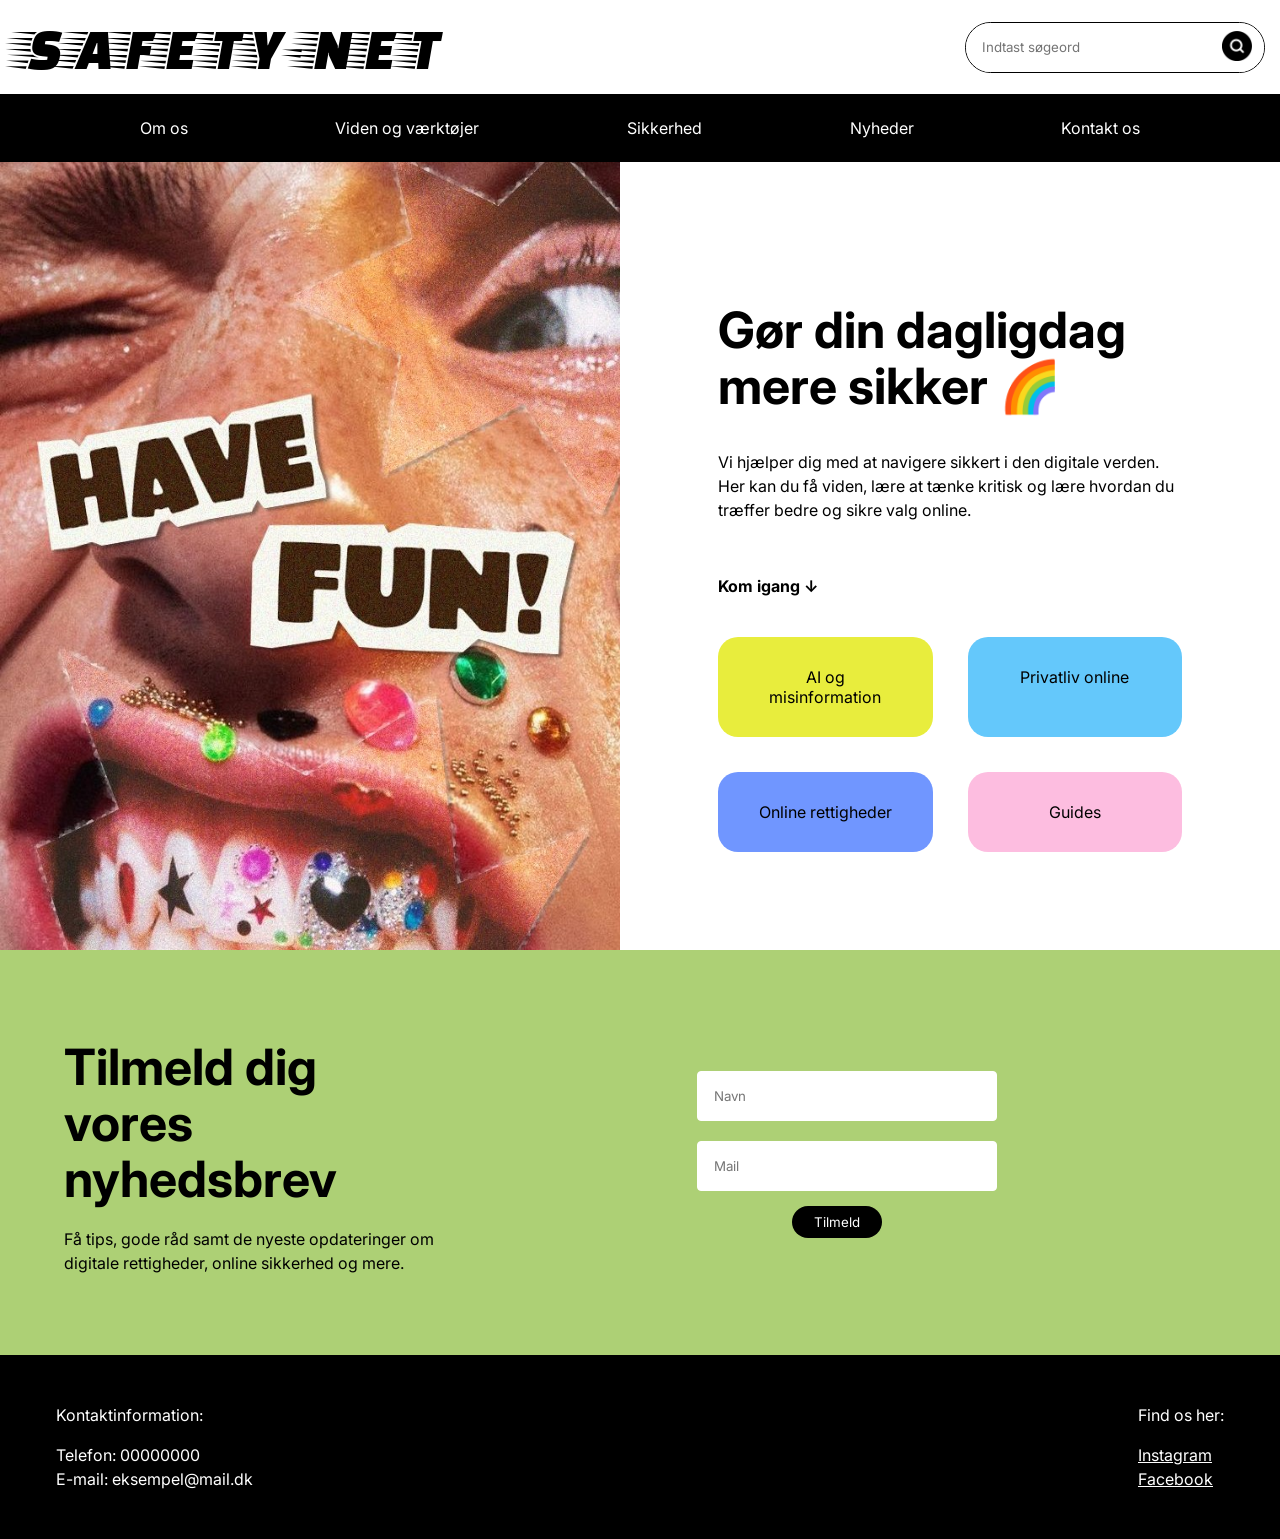
<file: index.html>
<!DOCTYPE html>
<html lang="da">
<head>
    <meta charset="UTF-8">
    <meta name="viewport" content="width=device-width, initial-scale=1.0">
    <title>Safety-net</title>
    <link rel="stylesheet" href="style.css">

  <link rel="preconnect" href="https://fonts.googleapis.com">
  <link rel="preconnect" href="https://fonts.gstatic.com" crossorigin>
  <link href="https://fonts.googleapis.com/css2?family=Faster+One&family=Inter:wght@400;600;700&display=swap" rel="stylesheet">

</head>

<body>
    <!-- header -->
     <header class="header">
        <div class="logo">
        <a href="index.html">SAFETY-NET</a>
        </div>
        <div class="search">
            <input type="search" placeholder="Indtast søgeord" aria-label="Indtast søgeord">
            <button type="button" aria-label="Søg">
                <img src="billeder/search.png" alt="">
            </button>
        </div>
     </header>

    
     <!-- navigation -->
      <nav class="navigation" aria-label="Navigation">
        <a href="#">Om os</a>
        <a href="viden.html">Viden og værktøjer</a>
        <a href="#">Sikkerhed</a>
        <a href="#">Nyheder</a>
        <a href="kontakt.html">Kontakt os</a>
      </nav>

    <main>
      <!-- hero halløj -->
       <section class="hero">
        <div class="hero-image">
            <img src="billeder/havefun.jpg" alt="">
        </div>

        <div class="hero-content">
            <div class="hero-text">
                <h2>Gør din dagligdag mere sikker 🌈</h2>
                <p>Vi hjælper dig med at navigere sikkert i den digitale verden. Her kan du få viden, lære at tænke kritisk og lære hvordan du træffer bedre og sikre valg online.</p> <br>
                <p><b>Kom igang ↓</b></p>
            </div>

            <div class="hero-links">
                <a href="#" class="kasse1">AI og misinformation</a>
                <a href="#" class="kasse2">Privatliv online</a>
                <a href="#" class="kasse3">Online rettigheder</a>
                <a href="#" class="kasse4">Guides</a>
            </div>
        </div>
        </section>

       <!-- nyhedsbrev -->
        <section class="newsletter">
            <div class="newsletter-text">
                <h2>Tilmeld dig vores nyhedsbrev</h2>
                <p>Få tips, gode råd samt de nyeste opdateringer om digitale rettigheder, online sikkerhed og mere.</p>
            </div>

            <div class="newsletter-form">
                <form>
                    <input type="text" placeholder="Navn" aria-label="Navn">
                    <input type="email" placeholder="Mail" aria-label="Mail">
                    <br>
                    <button type="submit">Tilmeld</button>
                </form>
            </div>
        </section>
    </main>


    <!-- footer -->
     <footer class="footer">
        <div class="contact">
            <p>Kontaktinformation:</p>
            <p>
                Telefon: 00000000 <br>
                E-mail: eksempel@mail.dk 
            </p>
        </div>
        <div class="socials">
            <p>Find os her:</p>
            <a href="#">Instagram</a> <br>
            <a href="#">Facebook</a>
        </div>
     </footer>
</body>
</html>
</file>
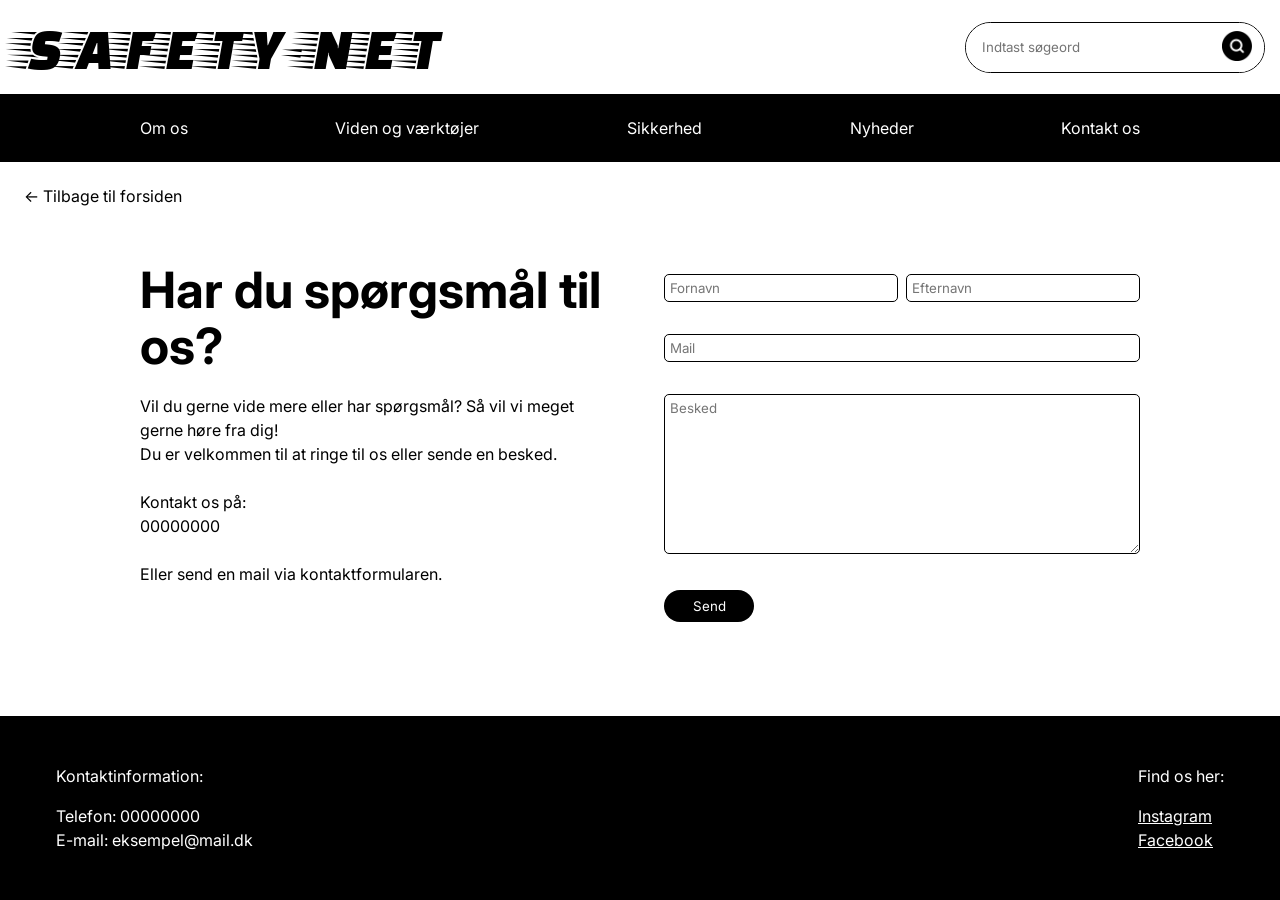
<file: kontakt.html>
<!DOCTYPE html>
<html lang="da">
<head>
    <meta charset="UTF-8">
    <meta name="viewport" content="width=device-width, initial-scale=1.0">
    <title>Kontakt os - Safety-net</title>
    <link rel="stylesheet" href="style.css">

    <link rel="preconnect" href="https://fonts.googleapis.com">
    <link rel="preconnect" href="https://fonts.gstatic.com" crossorigin>
    <link href="https://fonts.googleapis.com/css2?family=Faster+One&display=swap" rel="stylesheet">

    <link rel="preconnect" href="https://fonts.googleapis.com">
    <link rel="preconnect" href="https://fonts.gstatic.com" crossorigin>
    <link href="https://fonts.googleapis.com/css2?family=Inter:ital,opsz,wght@0,14..32,100..900;1,14..32,100..900&display=swap" rel="stylesheet">
</head>
<body>
    <!-- header -->
     <header class="header">
        <div class="logo">
        <a href="index.html">SAFETY-NET</a>
        </div>
        <div class="search">
            <input type="search" placeholder="Indtast søgeord" aria-label="Indtast søgeord">
            <button type="button" aria-label="Søg">
                <img src="billeder/search.png" alt="">
            </button>
        </div>
     </header>
     
     
     <!-- navigation -->
      <nav class="navigation" aria-label="Navigation">
        <a href="#">Om os</a>
        <a href="viden.html">Viden og værktøjer</a>
        <a href="#">Sikkerhed</a>
        <a href="#">Nyheder</a>
        <a href="kontakt.html">Kontakt os</a>
      </nav>
      
<main>     
<!-- tilbage knap -->
    <nav class="goback">
      <a href="index.html">← Tilbage til forsiden</a>
    </nav>

<!-- intro -->
<section class="kontaktformular">
<div class="contact-text">
<h2>Har du spørgsmål til os?</h2>
 <p>Vil du gerne vide mere eller har spørgsmål? Så vil vi meget gerne høre fra dig! <br> Du er velkommen til at ringe til os eller sende en besked.<br><br>
    Kontakt os på: <br>
    00000000 <br><br>
    Eller send en mail via kontaktformularen.</p>
</div>
 

<!-- kontaktformular -->
 <div class="contact-form">
    <form>
        <div class="navnefelt">
            <input type="text" placeholder="Fornavn" aria-label="Fornavn">
            <input type="text" placeholder="Efternavn" aria-label="Efternavn">
            </div>
            <input type="text" placeholder="Mail" aria-label="Mail">
            <textarea placeholder="Besked" aria-label="Besked"></textarea>
            <button type="submit">Send</button>
    </form>
</div>
</section>          
</main>       
      
       <!-- footer -->
     <footer class="footer">
        <div class="contact">
            <p>Kontaktinformation:</p>
            <p>
                Telefon: 00000000 <br>
                E-mail: eksempel@mail.dk 
            </p>
        </div>
        <div class="socials">
            <p>Find os her:</p>
            <a href="#">Instagram</a> <br>
            <a href="#">Facebook</a>
        </div>
     </footer>
</body>
</html>
</file>
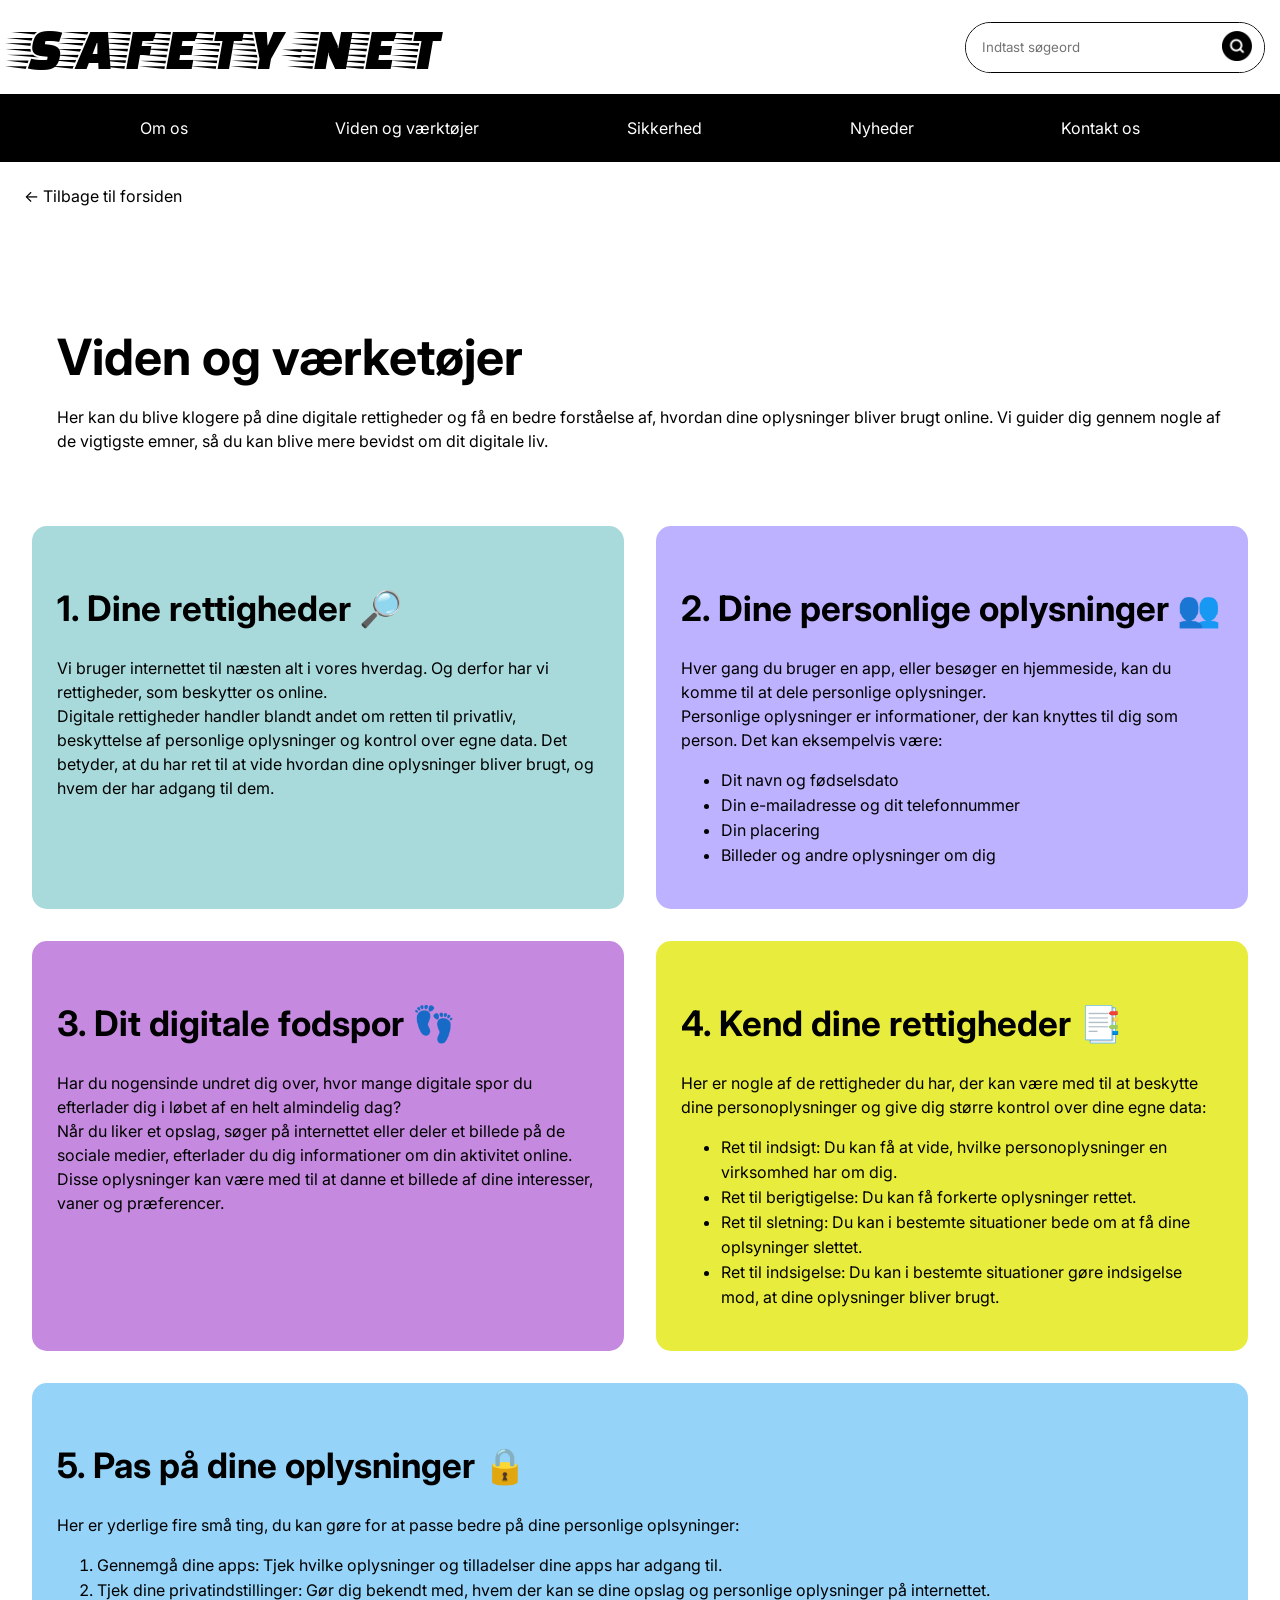
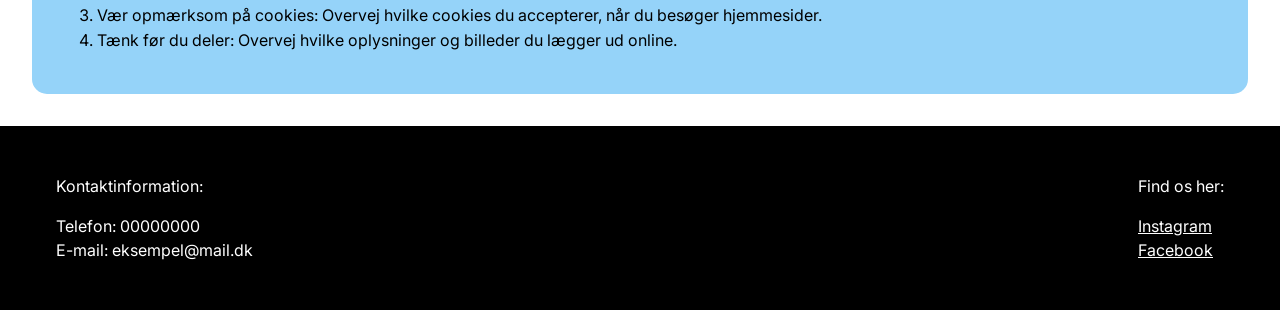
<file: viden.html>
<!DOCTYPE html>
<html lang="da">
<head>
    <meta charset="UTF-8">
    <meta name="viewport" content="width=device-width, initial-scale=1.0">
    <title>Viden og værketøjer - Safety-net</title>
    <link rel="stylesheet" href="style.css">

    <link rel="preconnect" href="https://fonts.googleapis.com">
    <link rel="preconnect" href="https://fonts.gstatic.com" crossorigin>
    <link href="https://fonts.googleapis.com/css2?family=Faster+One&display=swap" rel="stylesheet">

    <link rel="preconnect" href="https://fonts.googleapis.com">
    <link rel="preconnect" href="https://fonts.gstatic.com" crossorigin>
    <link href="https://fonts.googleapis.com/css2?family=Inter:ital,opsz,wght@0,14..32,100..900;1,14..32,100..900&display=swap" rel="stylesheet">
</head>
<body>
     <!-- header -->
     <header class="header">
        <div class="logo">
        <a href="index.html">SAFETY-NET</a>
        </div>
        <div class="search">
            <input type="search" placeholder="Indtast søgeord" aria-label="Indtast søgeord">
            <button type="button" aria-label="Søg">
                <img src="billeder/search.png" alt="">
            </button>
        </div>
     </header>

    
     <!-- navigation -->
      <nav class="navigation" aria-label="Navigation">
        <a href="#">Om os</a>
        <a href="viden.html">Viden og værktøjer</a>
        <a href="#">Sikkerhed</a>
        <a href="#">Nyheder</a>
        <a href="kontakt.html">Kontakt os</a>
      </nav>
    
    <main>
      <!-- tilbage knap -->
    <nav class="goback">
      <a href="index.html">← Tilbage til forsiden</a>
    </nav>
      
      <!-- viden og værketøjer -->
       
<section class="viden">
    <div class="p1">
        <h2>Viden og værketøjer</h2>
        <p>Her kan du blive klogere på dine digitale rettigheder og få en bedre forståelse af, hvordan dine oplysninger bliver brugt online. Vi guider dig gennem nogle af de vigtigste emner, så du kan blive mere bevidst om dit digitale liv.</p>
    </div>
</section>

<section class="videnemner">
    <div class="p2">
        <h2>1. Dine rettigheder 🔎</h2>
        <p>Vi bruger internettet til næsten alt i vores hverdag. Og derfor har vi rettigheder, som beskytter os online. <br> Digitale rettigheder handler blandt andet om retten til privatliv, beskyttelse af personlige oplysninger og kontrol over egne data. Det betyder, at du har ret til at vide hvordan dine oplysninger bliver brugt, og hvem der har adgang til dem.</p>
    </div>

    <div class="p3">
        <h2>2. Dine personlige oplysninger 👥</h2>
        <p>Hver gang du bruger en app, eller besøger en hjemmeside, kan du komme til at dele personlige oplysninger. <br> Personlige oplysninger er informationer, der kan knyttes til dig som person. Det kan eksempelvis være: 
            <ul>
                <li>Dit navn og fødselsdato</li>
                <li>Din e-mailadresse og dit telefonnummer</li>
                <li>Din placering</li>
                <li>Billeder og andre oplysninger om dig</li></p>
            </ul>
    </div>

    <div class="p4">
        <h2>3. Dit digitale fodspor 👣</h2>
        <p>Har du nogensinde undret dig over, hvor mange digitale spor du efterlader dig i løbet af en helt almindelig dag? <br> Når du liker et opslag, søger på internettet eller deler et billede på de sociale medier, efterlader du dig informationer om din aktivitet online. Disse oplysninger kan være med til at danne et billede af dine interesser, vaner og præferencer.</p>
    </div>

    <div class="p5">
        <h2>4. Kend dine rettigheder 📑</h2>
        <p>Her er nogle af de rettigheder du har, der kan være med til at beskytte dine personoplysninger og give dig større kontrol over dine egne data:
            <ul>
                <li>Ret til indsigt: Du kan få at vide, hvilke personoplysninger en virksomhed har om dig.</li>
                <li>Ret til berigtigelse: Du kan få forkerte oplysninger rettet.</li>
                <li>Ret til sletning: Du kan i bestemte situationer bede om at få dine oplsyninger slettet.</li>
                <li>Ret til indsigelse: Du kan i bestemte situationer gøre indsigelse mod, at dine oplysninger bliver brugt.</li></p>
            </ul>
    </div>
</section>

<section class="videnoplys">
    <div class="p6">
        <h2>5. Pas på dine oplysninger 🔒</h2>
        <p>Her er yderlige fire små ting, du kan gøre for at passe bedre på dine personlige oplsyninger:
            <ol>
                <li>Gennemgå dine apps: Tjek hvilke oplysninger og tilladelser dine apps har adgang til.</li>
                <li>Tjek dine privatindstillinger: Gør dig bekendt med, hvem der kan se dine opslag og personlige oplysninger på internettet.</li>
                <li>Vær opmærksom på cookies: Overvej hvilke cookies du accepterer, når du besøger hjemmesider.</li>
                <li>Tænk før du deler: Overvej hvilke oplysninger og billeder du lægger ud online.</li></p>
            </ol>
    </div>
</section>
    </main> 


        <!-- footer -->
     <footer class="footer">
        <div class="contact">
            <p>Kontaktinformation:</p>
            <p>
                Telefon: 00000000 <br>
                E-mail: eksempel@mail.dk 
            </p>
        </div>
        <div class="socials">
            <p>Find os her:</p>
            <a href="#">Instagram</a> <br>
            <a href="#">Facebook</a>
        </div>
     </footer>
</body>
</html>
</file>
<file: style.css>
*{ 
    box-sizing: border-box;
    font-family: "Inter", sans-serif;
    color: black;
}

html, body{
    margin: 0;
    min-height: 100vh;
}

body{
    display: flex;
    flex-direction: column;
}

.logo a{
    font-family: "Faster One", system-ui;
    font-size: 60px;
    font-weight: lighter;
    text-decoration: none;
}

p{
    line-height: 1.5rem;
}

li{
    line-height: 25px;
}

/* header */
.header{
    display: grid;
    grid-template-columns: 1fr auto;
    align-items: center;
    gap: 20px;
    padding: 15px;
    background-color: white;
}

.search{
    display: flex;
    border: 1px solid black;
    border-radius: 30px;
    overflow: hidden;
    max-width: 300px;
    width: 100%;
}

.search input{
    border: none;
    padding: 0.5rem 1rem;
    outline: 3px solid #0057D9;
    outline-offset: 3px;
    width: 100%;
}

.search button{
    background-color: white;
    border: none;
    padding: 0.5rem 0.75rem;
    cursor: pointer;
}

.search button img{
    width: 30px;
    height: 30px;
    object-fit: contain;
}

/* tilbage knap */
.goback a{ 
    margin: 1.5rem;
    text-decoration: none;
    color: black;
    display: inline-block;
}

.goback a:hover{
    cursor: pointer;
}

/* navigation */
.navigation{
    display: flex;
    flex-wrap: wrap;
    gap: 1.5rem;
    padding: 1.5rem 1rem;
    background-color: black;
    justify-content: space-evenly;
    
}

.navigation a{
    text-decoration: none;
    color: white;
}

.navigation a:hover, :focus-visible{
    text-decoration: underline;
}

/* main */
.hero{
    display: grid;
    grid-template-columns: 1fr 2fr;
}

.hero-image img{
    width: 620px;
    height: 100%;
}

.hero-content{
    display: flex;
    flex-direction: column;
    margin: 10%;
    padding: 2rem;
    
}

.hero-text{
    display: flex;
    flex-direction: column;
}

h2{
    margin-bottom: 20px;
    line-height: 3.5rem;
    font-size: 50px;
}

.hero-links{
    display: grid;
    grid-template-columns: repeat(2, 1fr);
    margin-top: 5%;
    gap: 35px;
}

.hero-links a{
    text-align: center;
    text-decoration: none;
    color: black;
    padding: 30px;
    border-radius: 20px;
    transition: transform 0.3s ease;
}

.hero-links a:hover{
    transform: scale(1.08);
}

.kasse1{
    background-color: #E8ED3D;
}

.kasse2{
    background-color: #64C8FB;
}

.kasse3{
    background-color: #7096FF;
}

.kasse4{
    background-color: #FDBDE0;
}

/* nyhedsbrev */
.newsletter{
    display: grid;
    grid-template-columns: 1fr 2fr;
    gap: 1rem;
    padding: 3rem 4rem;
    align-items:center;
    background-color: #ADD075;
}

.newsletter-text{
    margin-bottom: 1rem;
}

.newsletter-form{
    display: flex;
    flex-direction: column;
    gap: 1rem;
    max-width: 300px;
    width: 100%;
    justify-self: center;
    text-align: center;
}

.newsletter-form input{
    padding: 1rem;
    margin: 10px;
    border: 1px solid white;
    border-radius: 4px;
    background-color: white;
    width: 100%;
}

.newsletter button{
    background-color: black;
    color: white;
    border: none;
    padding: 0.5rem 1rem;
    border-radius: 16px;
    margin: 5px;
    cursor: pointer;
    width: 90px;
}

/* viden og værketøjer */

.viden{
    padding: 2rem 2rem 0;
}
.videnemner{
    display: grid;
    grid-template-columns: repeat(2, 1fr);
    padding: 2rem 2rem 0;
    gap: 2rem;
    }

.videnoplys{
    padding: 2rem; 
}

.p1{
    padding: 25px;
    height: 100%;
    box-sizing: border-box;
}


.p2{
    background-color: #A8DADC;
    padding: 25px;
    border-radius: 15px;
}

.p3{
    background-color: #BDB2FF;
    padding: 25px;
    border-radius: 15px;
}

.p4{
    background-color: #C58AE0;
    padding: 25px;
    border-radius: 15px;
}

.p5{
    background-color: #E8ED3D;
    padding: 25px;
    border-radius: 15px;
}

.p6{
    background-color: #95D3F9;
    padding: 25px;
    border-radius: 15px;
}

.p2 h2, .p3 h2, .p4 h2, .p5 h2, .p6 h2{
    font-size: 35px;
}
/* kontaktformular */

.kontaktformular{
    display: grid;
    grid-template-columns: 1fr 1fr;
    gap: 3rem;
    align-items: start;
    width: min(100% - 2rem, 1000px);
    margin-inline: auto;
    padding-block: 2rem;
}

.contact-text{
    margin-bottom: 15px;
}

.contact-text h2{
    margin-top: 0;
}

.contact-form{
    width: 100%;
    padding-top: 12px;
}

.navnefelt{
    display: grid;
    grid-template-columns: 1fr 1fr;
    gap: 0.5rem;
}

.contact-form input, .contact-form textarea{
    width: 100%;
    padding: 5px;
    border: 1px solid black;
    margin-bottom: 2rem;
    border-radius: 5px;
}

.contact-form textarea{
    height: 160px;
    resize: vertical;
}

.contact-form button{
    background-color: black;
    color: white;
    border: none;
    padding: 0.5rem 1rem;
    border-radius: 16px;
    margin-bottom: 45px;
    cursor: pointer;
    width: 90px;
}

/* footer */
footer{
    background-color: black;
    display: flex;
    justify-content: space-between;
    margin-top: auto;
    padding: 2rem 3.5rem;
}

.footer p{
    color: white;
}

footer a{
    color: white;
    line-height: 1.5rem;
}

/* media queries halløj */
@media screen and (max-width: 768px){
    header{
        grid-template-columns: 1fr;
        justify-items: center;
        padding: 1rem;
    }

    .search{
        max-width: 100%;
    }

    .hero{
        grid-template-columns: 1fr;
    }

    .hero-links{
        grid-template-columns: 1fr;
    }

    .hero img{
        min-height: 200px;
        width: 100%;
    }

    .hero-content{
        padding: 2rem;
    }

    .kontaktformular{
        grid-template-columns: 1fr;
        gap: 1.5rem;
    }

    .navnefelt{
        grid-template-columns: 1fr;
        gap: 0;
    }

    .videnemner{
        grid-template-columns: 1fr;
        gap: 2rem;
    }

    .newsletter{
        grid-template-columns: 1fr;
        padding: 2rem;
    }

    footer{
        flex-direction: column;
        padding: 2rem;
        gap: 1rem;
    }
}
</file>
